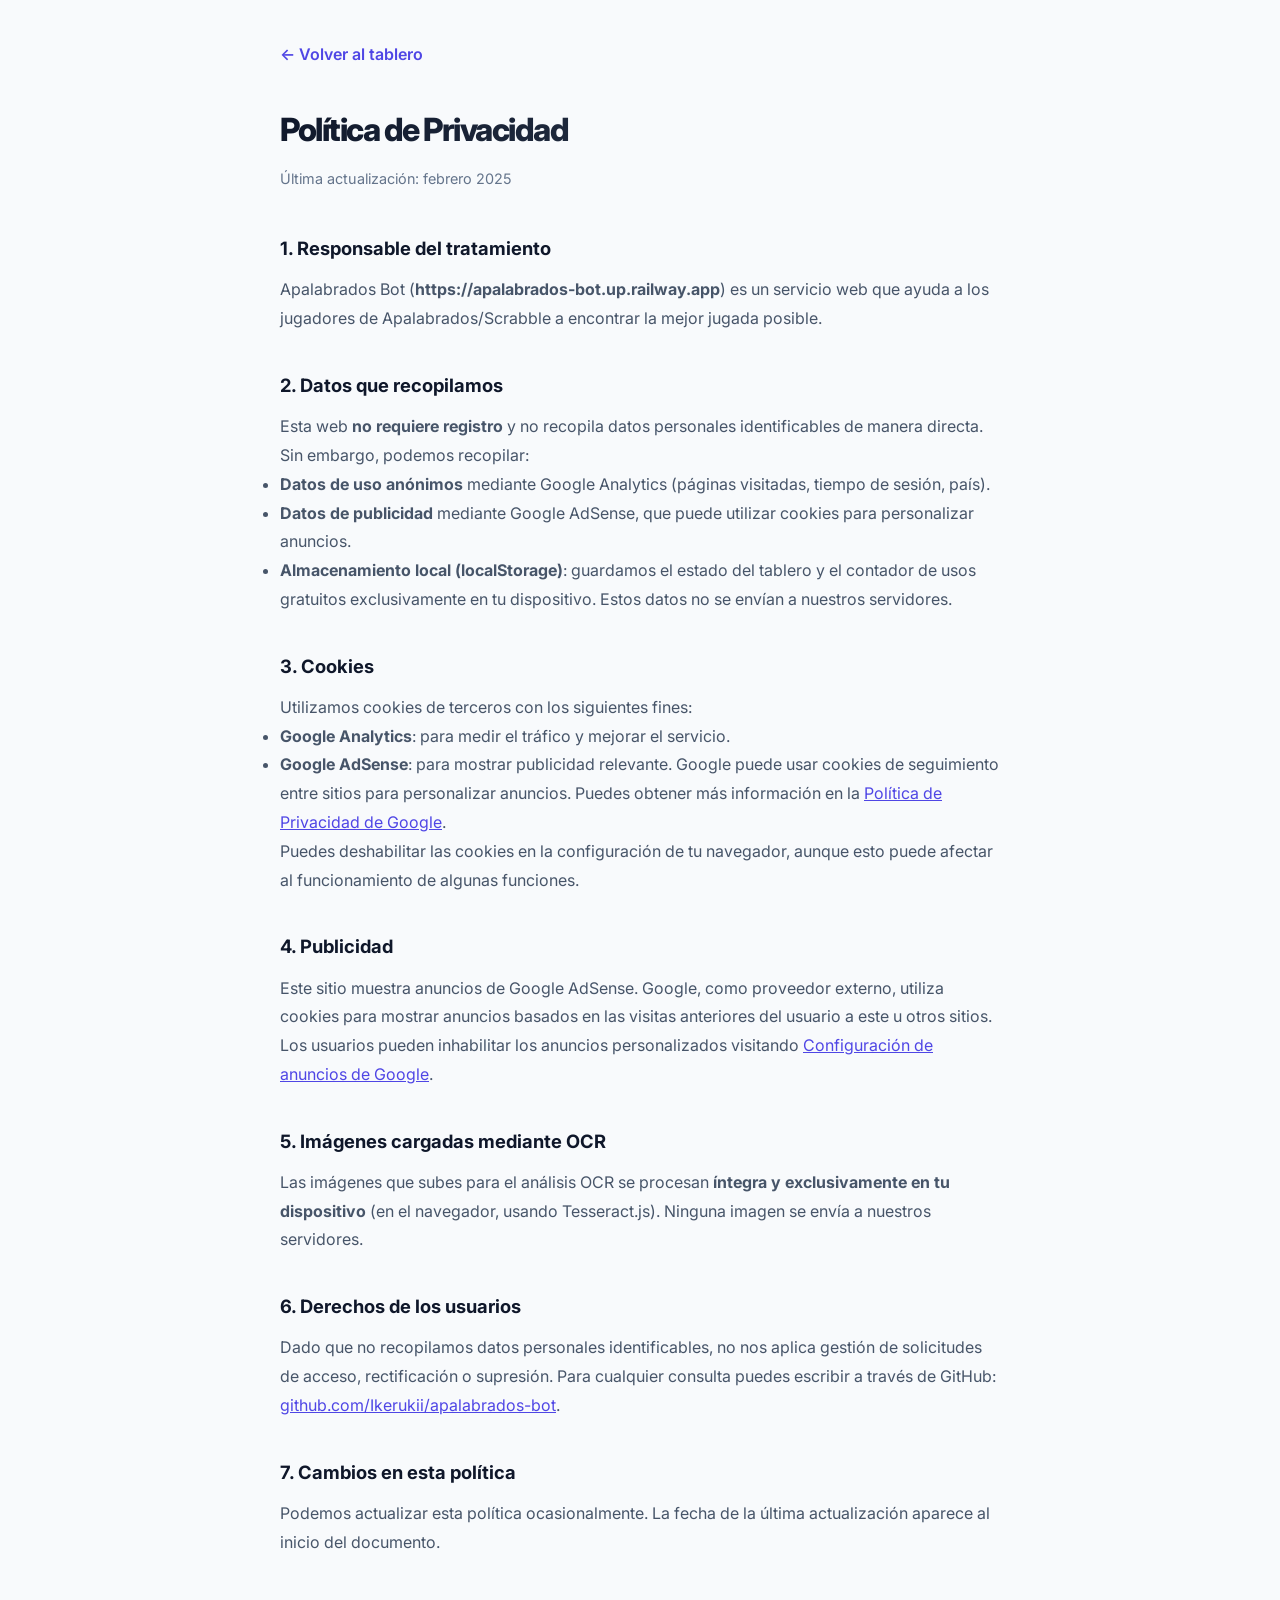
<file: privacy.html>
<!DOCTYPE html>
<html lang="es">

<head>
    <meta charset="UTF-8">
    <meta name="viewport" content="width=device-width, initial-scale=1.0">
    <title>Política de Privacidad — Apalabrados Bot</title>
    <meta name="description" content="Política de privacidad de Apalabrados Bot.">
    <link rel="canonical" href="https://apalabrados-bot.up.railway.app/privacy.html">
    <link rel="stylesheet" href="style.css">
    <link href="https://fonts.googleapis.com/css2?family=Inter:wght@400;600;700;800&display=swap" rel="stylesheet">
    <!-- Google AdSense -->
    <script async src="https://pagead2.googlesyndication.com/pagead/js/adsbygoogle.js?client=ca-pub-4577641786728311"
        crossorigin="anonymous"></script>
    <!-- Google Analytics (gtag.js) -->
    <script async src="https://www.googletagmanager.com/gtag/js?id=G-M9JT8325C8"></script>
    <script>
        window.dataLayer = window.dataLayer || [];
        function gtag() { dataLayer.push(arguments); }
        gtag('js', new Date());
        gtag('config', 'G-M9JT8325C8');
    </script>
    <style>
        .legal-page {
            max-width: 760px;
            margin: 0 auto;
            padding: 40px 20px 80px;
            font-family: 'Inter', sans-serif;
            color: #1e293b;
            line-height: 1.8;
        }

        .legal-page h1 {
            font-size: 2rem;
            font-weight: 800;
            margin-bottom: 8px;
        }

        .legal-page .updated {
            color: #64748b;
            font-size: 0.9rem;
            margin-bottom: 40px;
        }

        .legal-page h2 {
            font-size: 1.15rem;
            font-weight: 700;
            margin-top: 36px;
            margin-bottom: 10px;
            color: #0f172a;
        }

        .legal-page p,
        .legal-page li {
            color: #475569;
        }

        .legal-page a {
            color: #4f46e5;
        }

        .back-link {
            display: inline-block;
            margin-bottom: 32px;
            color: #4f46e5;
            text-decoration: none;
            font-weight: 600;
        }

        .back-link:hover {
            text-decoration: underline;
        }
    </style>
</head>

<body style="background:#f8fafc;">
    <div class="legal-page">
        <a href="/" class="back-link">← Volver al tablero</a>
        <h1>Política de Privacidad</h1>
        <p class="updated">Última actualización: febrero 2025</p>

        <h2>1. Responsable del tratamiento</h2>
        <p>Apalabrados Bot (<strong>https://apalabrados-bot.up.railway.app</strong>) es un servicio web que ayuda a los
            jugadores de Apalabrados/Scrabble a encontrar la mejor jugada posible.</p>

        <h2>2. Datos que recopilamos</h2>
        <p>Esta web <strong>no requiere registro</strong> y no recopila datos personales identificables de manera
            directa. Sin embargo, podemos recopilar:</p>
        <ul>
            <li><strong>Datos de uso anónimos</strong> mediante Google Analytics (páginas visitadas, tiempo de sesión,
                país).</li>
            <li><strong>Datos de publicidad</strong> mediante Google AdSense, que puede utilizar cookies para
                personalizar anuncios.</li>
            <li><strong>Almacenamiento local (localStorage)</strong>: guardamos el estado del tablero y el contador de
                usos gratuitos exclusivamente en tu dispositivo. Estos datos no se envían a nuestros servidores.</li>
        </ul>

        <h2>3. Cookies</h2>
        <p>Utilizamos cookies de terceros con los siguientes fines:</p>
        <ul>
            <li><strong>Google Analytics</strong>: para medir el tráfico y mejorar el servicio.</li>
            <li><strong>Google AdSense</strong>: para mostrar publicidad relevante. Google puede usar cookies de
                seguimiento entre sitios para personalizar anuncios. Puedes obtener más información en la <a
                    href="https://policies.google.com/privacy" target="_blank">Política de Privacidad de Google</a>.
            </li>
        </ul>
        <p>Puedes deshabilitar las cookies en la configuración de tu navegador, aunque esto puede afectar al
            funcionamiento de algunas funciones.</p>

        <h2>4. Publicidad</h2>
        <p>Este sitio muestra anuncios de Google AdSense. Google, como proveedor externo, utiliza cookies para mostrar
            anuncios basados en las visitas anteriores del usuario a este u otros sitios. Los usuarios pueden
            inhabilitar los anuncios personalizados visitando <a href="https://www.google.com/settings/ads"
                target="_blank">Configuración de anuncios de Google</a>.</p>

        <h2>5. Imágenes cargadas mediante OCR</h2>
        <p>Las imágenes que subes para el análisis OCR se procesan <strong>íntegra y exclusivamente en tu
                dispositivo</strong> (en el navegador, usando Tesseract.js). Ninguna imagen se envía a nuestros
            servidores.</p>

        <h2>6. Derechos de los usuarios</h2>
        <p>Dado que no recopilamos datos personales identificables, no nos aplica gestión de solicitudes de acceso,
            rectificación o supresión. Para cualquier consulta puedes escribir a través de GitHub: <a
                href="https://github.com/Ikerukii/apalabrados-bot"
                target="_blank">github.com/Ikerukii/apalabrados-bot</a>.</p>

        <h2>7. Cambios en esta política</h2>
        <p>Podemos actualizar esta política ocasionalmente. La fecha de la última actualización aparece al inicio del
            documento.</p>
    </div>
</body>

</html>
</file>
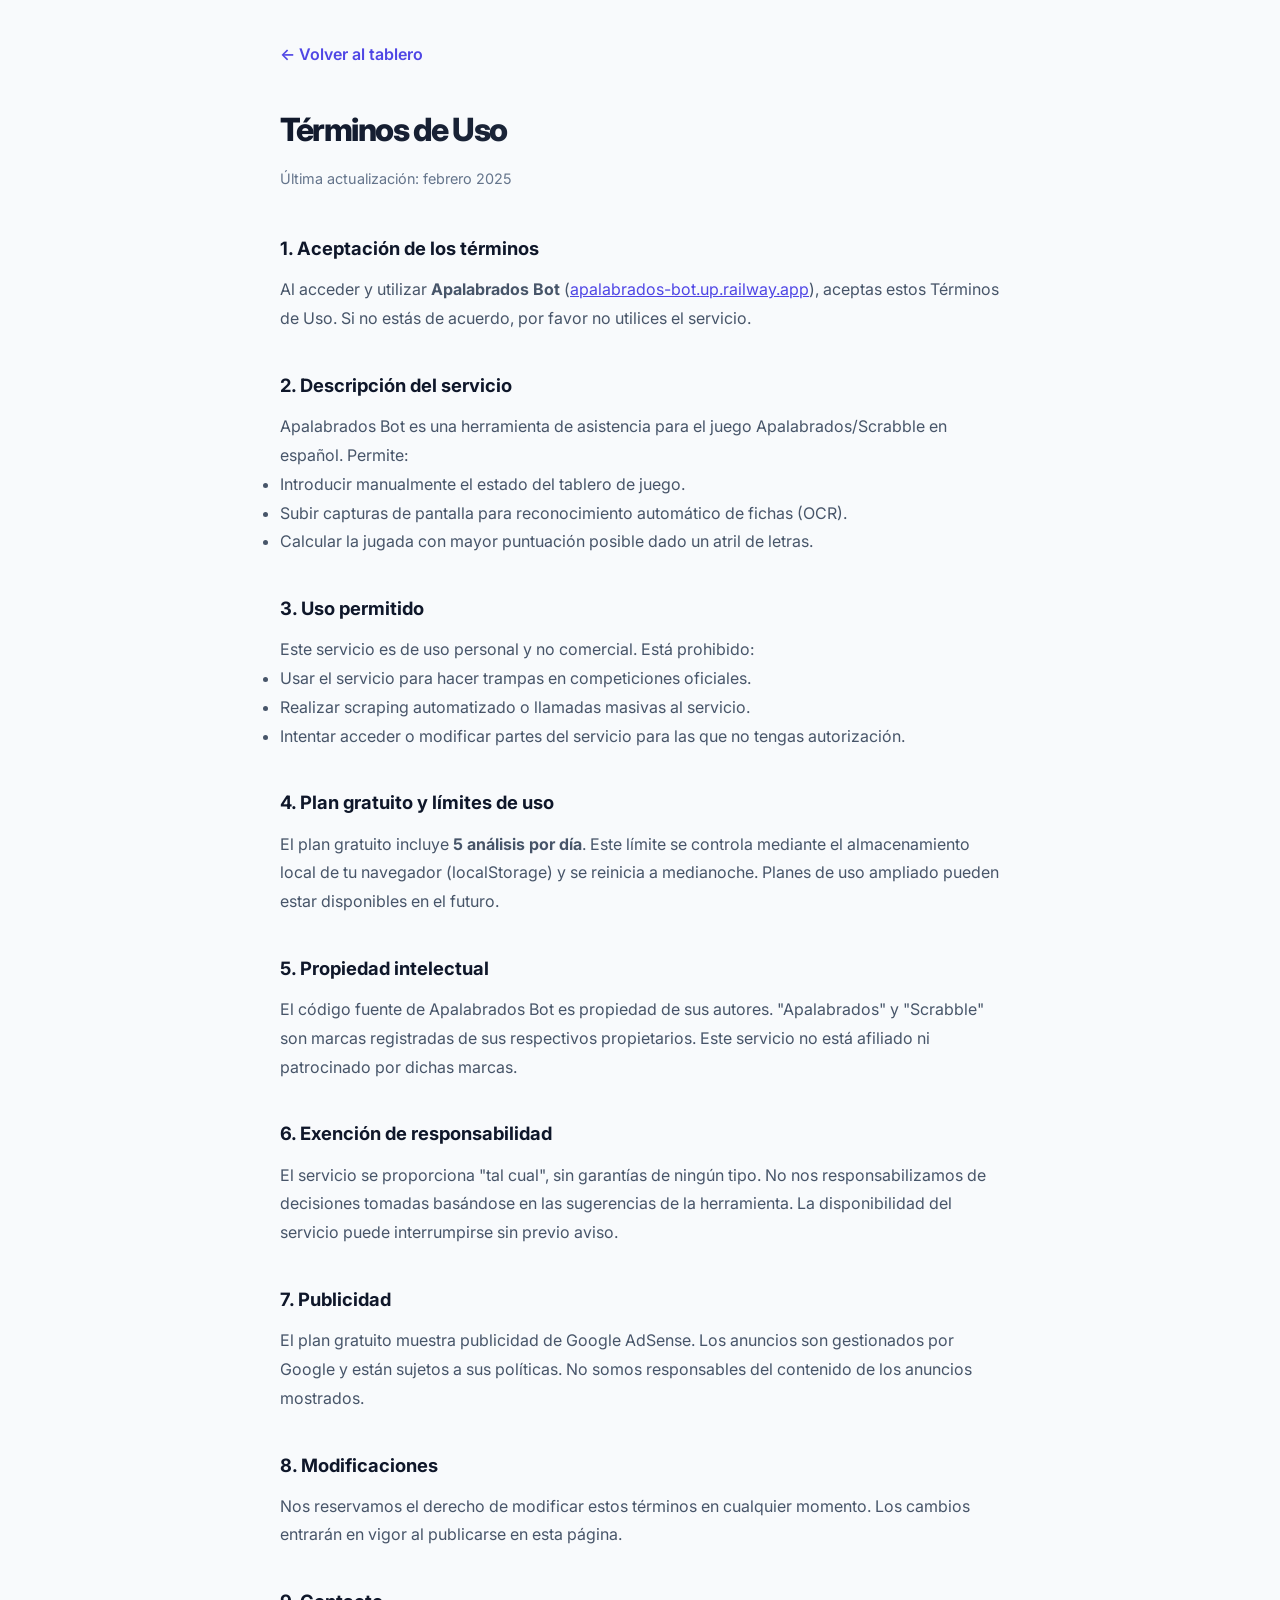
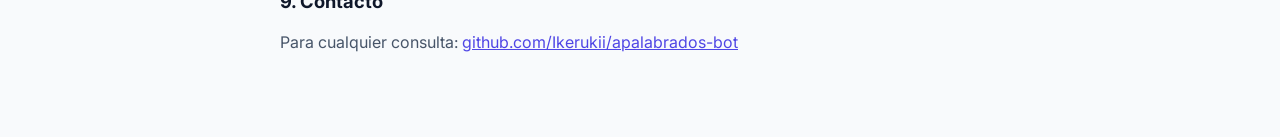
<file: terms.html>
<!DOCTYPE html>
<html lang="es">

<head>
    <meta charset="UTF-8">
    <meta name="viewport" content="width=device-width, initial-scale=1.0">
    <title>Términos de Uso — Apalabrados Bot</title>
    <meta name="description" content="Términos de uso de Apalabrados Bot.">
    <link rel="canonical" href="https://apalabrados-bot.up.railway.app/terms.html">
    <link rel="stylesheet" href="style.css">
    <link href="https://fonts.googleapis.com/css2?family=Inter:wght@400;600;700;800&display=swap" rel="stylesheet">
    <!-- Google AdSense -->
    <script async src="https://pagead2.googlesyndication.com/pagead/js/adsbygoogle.js?client=ca-pub-4577641786728311"
        crossorigin="anonymous"></script>
    <!-- Google Analytics (gtag.js) -->
    <script async src="https://www.googletagmanager.com/gtag/js?id=G-M9JT8325C8"></script>
    <script>
        window.dataLayer = window.dataLayer || [];
        function gtag() { dataLayer.push(arguments); }
        gtag('js', new Date());
        gtag('config', 'G-M9JT8325C8');
    </script>
    <style>
        .legal-page {
            max-width: 760px;
            margin: 0 auto;
            padding: 40px 20px 80px;
            font-family: 'Inter', sans-serif;
            color: #1e293b;
            line-height: 1.8;
        }

        .legal-page h1 {
            font-size: 2rem;
            font-weight: 800;
            margin-bottom: 8px;
        }

        .legal-page .updated {
            color: #64748b;
            font-size: 0.9rem;
            margin-bottom: 40px;
        }

        .legal-page h2 {
            font-size: 1.15rem;
            font-weight: 700;
            margin-top: 36px;
            margin-bottom: 10px;
            color: #0f172a;
        }

        .legal-page p,
        .legal-page li {
            color: #475569;
        }

        .legal-page a {
            color: #4f46e5;
        }

        .back-link {
            display: inline-block;
            margin-bottom: 32px;
            color: #4f46e5;
            text-decoration: none;
            font-weight: 600;
        }

        .back-link:hover {
            text-decoration: underline;
        }
    </style>
</head>

<body style="background:#f8fafc;">
    <div class="legal-page">
        <a href="/" class="back-link">← Volver al tablero</a>
        <h1>Términos de Uso</h1>
        <p class="updated">Última actualización: febrero 2025</p>

        <h2>1. Aceptación de los términos</h2>
        <p>Al acceder y utilizar <strong>Apalabrados Bot</strong> (<a
                href="https://apalabrados-bot.up.railway.app">apalabrados-bot.up.railway.app</a>), aceptas estos
            Términos de Uso. Si no estás de acuerdo, por favor no utilices el servicio.</p>

        <h2>2. Descripción del servicio</h2>
        <p>Apalabrados Bot es una herramienta de asistencia para el juego Apalabrados/Scrabble en español. Permite:</p>
        <ul>
            <li>Introducir manualmente el estado del tablero de juego.</li>
            <li>Subir capturas de pantalla para reconocimiento automático de fichas (OCR).</li>
            <li>Calcular la jugada con mayor puntuación posible dado un atril de letras.</li>
        </ul>

        <h2>3. Uso permitido</h2>
        <p>Este servicio es de uso personal y no comercial. Está prohibido:</p>
        <ul>
            <li>Usar el servicio para hacer trampas en competiciones oficiales.</li>
            <li>Realizar scraping automatizado o llamadas masivas al servicio.</li>
            <li>Intentar acceder o modificar partes del servicio para las que no tengas autorización.</li>
        </ul>

        <h2>4. Plan gratuito y límites de uso</h2>
        <p>El plan gratuito incluye <strong>5 análisis por día</strong>. Este límite se controla mediante el
            almacenamiento local de tu navegador (localStorage) y se reinicia a medianoche. Planes de uso ampliado
            pueden estar disponibles en el futuro.</p>

        <h2>5. Propiedad intelectual</h2>
        <p>El código fuente de Apalabrados Bot es propiedad de sus autores. "Apalabrados" y "Scrabble" son marcas
            registradas de sus respectivos propietarios. Este servicio no está afiliado ni patrocinado por dichas
            marcas.</p>

        <h2>6. Exención de responsabilidad</h2>
        <p>El servicio se proporciona "tal cual", sin garantías de ningún tipo. No nos responsabilizamos de decisiones
            tomadas basándose en las sugerencias de la herramienta. La disponibilidad del servicio puede interrumpirse
            sin previo aviso.</p>

        <h2>7. Publicidad</h2>
        <p>El plan gratuito muestra publicidad de Google AdSense. Los anuncios son gestionados por Google y están
            sujetos a sus políticas. No somos responsables del contenido de los anuncios mostrados.</p>

        <h2>8. Modificaciones</h2>
        <p>Nos reservamos el derecho de modificar estos términos en cualquier momento. Los cambios entrarán en vigor al
            publicarse en esta página.</p>

        <h2>9. Contacto</h2>
        <p>Para cualquier consulta: <a href="https://github.com/Ikerukii/apalabrados-bot"
                target="_blank">github.com/Ikerukii/apalabrados-bot</a></p>
    </div>
</body>

</html>
</file>
<file: style.css>
:root {
    --bg-color: #f1f5f9;
    --board-bg: #ffffff;
    --cell-bg: #ffffff;
    --cell-border: #00bcd4;
    --text-color: #0f172a;
    --dl-color: #3b82f6;
    /* Blue */
    --tl-color: #10b981;
    /* Green */
    --dp-color: #f59e0b;
    /* Orange */
    --tp-color: #ef4444;
    /* Red */
    --star-color: #ffffff;
    --star-bg-color: #1e293b;
    --tile-bg: #fde047;
    --tile-text: #1e293b;
    --primary: #06b6d4;
    --primary-dark: #0891b2;
    --glass: rgba(255, 255, 255, 0.85);
}

* {
    box-sizing: border-box;
    margin: 0;
    padding: 0;
}

body {
    font-family: 'Inter', system-ui, -apple-system, sans-serif;
    background: linear-gradient(135deg, #e2e8f0 0%, #f1f5f9 100%);
    color: var(--text-color);
    display: flex;
    justify-content: center;
    min-height: 100vh;
    overflow-x: hidden;
}

.app-container {
    display: flex;
    flex-direction: column;
    padding: 24px;
    width: 100%;
    max-width: 1200px;
    background: rgba(255, 255, 255, 0.4);
    border-radius: 24px;
    box-shadow: 0 8px 32px rgba(0, 0, 0, 0.04);
    backdrop-filter: blur(20px);
    border: 1px solid rgba(255, 255, 255, 0.6);
    margin: 20px 0;
}

header {
    width: 100%;
    margin-bottom: 12px;
}

.header-main {
    display: flex;
    justify-content: space-between;
    align-items: center;
    width: 100%;
    margin-bottom: 8px;
}

h1 {
    font-size: 2.2rem;
    font-weight: 800;
    letter-spacing: -1.5px;
    margin: 0;
    background: linear-gradient(135deg, #0f172a 0%, #334155 100%);
    -webkit-background-clip: text;
    background-clip: text;
    -webkit-text-fill-color: transparent;
}

header>p {
    color: #64748b;
    font-size: 0.85rem;
    line-height: 1.4;
    margin-bottom: 4px;
}

p {
    color: #546e7a;
    font-size: 1rem;
    font-weight: 400;
}

/* ── Dashboard Layout ───────────────────────────────────────── */
.main-dashboard {
    display: grid;
    grid-template-columns: minmax(300px, 600px) 1fr;
    gap: 20px;
    width: 100%;
}

.left-column {
    display: flex;
    flex-direction: column;
    gap: 20px;
}

.right-column {
    display: flex;
    flex-direction: column;
    gap: 24px;
}

.board {
    display: grid;
    grid-template-columns: repeat(15, 1fr);
    grid-template-rows: repeat(15, 1fr);
    background-color: var(--cell-border);
    padding: 2px;
    border-radius: 8px;
    border: 3px solid var(--cell-border);
    box-shadow: 0 10px 25px rgba(0, 0, 0, 0.1);
    width: 100%;
    aspect-ratio: 1 / 1;
}

.cell {
    background-color: var(--cell-bg);
    border: 1.5px solid var(--cell-border);
    display: flex;
    justify-content: center;
    align-items: center;
    font-size: 0.65rem;
    font-weight: 800;
    color: #fff;
    cursor: pointer;
    transition: all 0.15s ease;
    user-select: none;
    position: relative;
    overflow: hidden;
}

.cell:hover {
    filter: brightness(1.15);
    transform: scale(1.08);
    z-index: 5;
    box-shadow: 0 2px 8px rgba(0, 0, 0, 0.25);
}

.cell.selected {
    outline: 3px solid #00838f;
    outline-offset: -3px;
    z-index: 10;
    box-shadow: 0 0 12px rgba(0, 131, 143, 0.6);
    transform: scale(1.05);
}

/* Indicador de dirección de escritura */
.cell.selected::after {
    content: '→';
    position: absolute;
    bottom: 1px;
    right: 2px;
    font-size: 9px;
    line-height: 1;
    color: #00838f;
    font-weight: bold;
    pointer-events: none;
}

.cell.selected[data-dir='v']::after {
    content: '↓';
}

/* Colores de Casillas Especiales */
.cell.dl {
    background-color: var(--dl-color);
    color: #fff;
    border-radius: 3px;
}

.cell.tl {
    background-color: var(--tl-color);
    color: #fff;
    border-radius: 3px;
}

.cell.dp {
    background-color: var(--dp-color);
    color: #fff;
    border-radius: 3px;
}

.cell.tp {
    background-color: var(--tp-color);
    color: #fff;
    border-radius: 3px;
}

.cell.dl::before {
    content: "DL";
}

.cell.tl::before {
    content: "TL";
}

.cell.dp::before {
    content: "DP";
}

.cell.tp::before {
    content: "TP";
}

.cell.star {
    background-color: var(--star-bg-color);
    border-radius: 3px;
}

.cell.star::before {
    content: "★";
    font-size: 1.6rem;
    color: var(--star-color);
    filter: drop-shadow(0 1px 2px rgba(0, 0, 0, 0.4));
    animation: pulse 2.5s infinite;
}

/* Ficha colocada */
.cell.has-letter {
    background: linear-gradient(145deg, #fef9c3, #eab308);
    color: var(--tile-text);
    box-shadow: inset 0 1px 0 rgba(255, 255, 255, 0.6), inset 0 -2px 0 rgba(0, 0, 0, 0.15), 0 3px 6px rgba(0, 0, 0, 0.2);
    border: none;
    border-radius: 3px;
    animation: popIn 0.25s cubic-bezier(0.175, 0.885, 0.32, 1.275);
}

.cell.has-letter.is-wildcard {
    background: linear-gradient(145deg, #f8fafc, #e2e8f0);
    color: #475569;
    box-shadow: inset 0 1px 0 rgba(255, 255, 255, 0.8), inset 0 -2px 0 rgba(0, 0, 0, 0.05), 0 3px 6px rgba(0, 0, 0, 0.1);
}

.cell.has-letter::before {
    display: none;
}

.cell.has-letter .letter {
    font-size: 1.5rem;
    font-weight: 800;
    text-transform: uppercase;
}

.cell.has-letter .points {
    position: absolute;
    bottom: 1px;
    right: 3px;
    font-size: 0.5rem;
    font-weight: 700;
    opacity: 0.7;
}

.toast {
    position: fixed;
    bottom: 24px;
    right: 24px;
    background: #10b981;
    color: white;
    padding: 16px 24px;
    border-radius: 8px;
    box-shadow: 0 4px 12px rgba(0, 0, 0, 0.15);
    font-weight: 500;
    z-index: 1000;
    transform: translateY(100px);
    opacity: 0;
    transition: all 0.3s ease;
}

.toast.show {
    transform: translateY(0);
    opacity: 1;
}

/* ── ESTILOS PREMIUM PARA USUARIO Y LOGIN ───────────────────────────────── */
.user-profile {
    display: flex;
    justify-content: flex-end;
    align-items: center;
}

.login-btn {
    display: flex;
    align-items: center;
    gap: 12px;
    background: #ffffff;
    color: #3c4043;
    font-family: 'Inter', system-ui, sans-serif;
    font-size: 15px;
    font-weight: 600;
    padding: 10px 18px;
    border: 1px solid #dadce0;
    border-radius: 24px;
    cursor: pointer;
    box-shadow: 0 2px 6px rgba(0, 0, 0, 0.06);
    transition: all 0.2s cubic-bezier(0.4, 0, 0.2, 1);
}

.login-btn:hover {
    background: #f8f9fa;
    box-shadow: 0 4px 12px rgba(0, 0, 0, 0.12);
    transform: translateY(-1px);
    border-color: #d2e3fc;
}

.login-btn:active {
    background: #e8eaed;
    box-shadow: 0 1px 3px rgba(0, 0, 0, 0.08);
    transform: translateY(0);
}

.login-btn:disabled {
    opacity: 0.6;
    cursor: not-allowed;
    transform: none;
    box-shadow: none;
}

.user-info {
    display: flex;
    align-items: center;
    gap: 14px;
    background: rgba(255, 255, 255, 0.9);
    padding: 8px 16px 8px 8px;
    border-radius: 30px;
    box-shadow: 0 4px 12px rgba(0, 0, 0, 0.05);
    backdrop-filter: blur(10px);
    border: 1px solid rgba(255, 255, 255, 0.4);
}

.user-avatar {
    width: 36px;
    height: 36px;
    border-radius: 50%;
    object-fit: cover;
    box-shadow: 0 2px 6px rgba(0, 0, 0, 0.1);
    border: 2px solid white;
}

.user-details {
    display: flex;
    flex-direction: column;
    justify-content: center;
    line-height: 1.2;
}

.user-name {
    font-size: 0.9rem;
    font-weight: 700;
    color: #1e293b;
}

.premium-badge {
    font-size: 0.65rem;
    font-weight: 800;
    color: #fff;
    background: linear-gradient(135deg, #f59e0b 0%, #d97706 100%);
    padding: 2px 6px;
    border-radius: 10px;
    text-transform: uppercase;
    letter-spacing: 0.5px;
    display: inline-block;
    margin-top: 2px;
    box-shadow: 0 2px 4px rgba(245, 158, 11, 0.3);
}

.free-badge {
    font-size: 0.65rem;
    font-weight: 700;
    color: #64748b;
    background: #e2e8f0;
    padding: 2px 6px;
    border-radius: 10px;
    text-transform: uppercase;
    display: inline-block;
    margin-top: 2px;
}

.logout-link {
    background: none;
    border: none;
    color: #ef4444;
    font-size: 0.85rem;
    font-weight: 600;
    cursor: pointer;
    margin-left: 8px;
    padding: 6px 10px;
    border-radius: 16px;
    transition: all 0.2s;
}

.logout-link:hover {
    background: #fee2e2;
    color: #dc2626;
}

/* Animaciones */
@keyframes popIn {
    0% {
        transform: scale(0.5);
        opacity: 0;
    }

    80% {
        transform: scale(1.08);
    }

    100% {
        transform: scale(1);
        opacity: 1;
    }
}

@keyframes fadeInDown {
    0% {
        transform: translateY(-20px);
        opacity: 0;
    }

    100% {
        transform: translateY(0);
        opacity: 1;
    }
}

@keyframes scaleIn {
    0% {
        transform: scale(0.92);
        opacity: 0;
    }

    100% {
        transform: scale(1);
        opacity: 1;
    }
}

@keyframes pulse {
    0% {
        transform: scale(1);
    }

    50% {
        transform: scale(1.12);
    }

    100% {
        transform: scale(1);
    }
}

/* ── Legend Compact ─────────────────────────────────────────── */
.legend-compact {
    display: flex;
    justify-content: center;
    gap: 12px;
    background: var(--glass);
    padding: 8px 16px;
    border-radius: 12px;
    border: 1px solid rgba(255, 255, 255, 0.4);
    box-shadow: 0 4px 12px rgba(0, 0, 0, 0.03);
}

.legend-item {
    display: flex;
    align-items: center;
    gap: 5px;
    font-size: 0.75rem;
    font-weight: 700;
    color: #475569;
}

.legend-color {
    width: 14px;
    height: 14px;
    border-radius: 3px;
}

/* ── Atril (Fichas) ────────────────────────────────────────── */
.rack {
    display: flex;
    justify-content: center;
    gap: 8px;
    margin-top: 8px;
}

.rack-input {
    width: 48px;
    height: 48px;
    border: 2px solid #cbd5e1;
    border-radius: 12px;
    text-align: center;
    font-size: 1.6rem;
    font-weight: 800;
    text-transform: uppercase;
    color: var(--tile-text);
    background: #f8fafc;
    transition: all 0.2s cubic-bezier(0.4, 0, 0.2, 1);
    box-shadow: inset 0 2px 4px rgba(0, 0, 0, 0.04);
}

.rack-input:focus {
    outline: none;
    border-color: var(--primary);
    background: var(--tile-bg);
    transform: translateY(-2px);
    box-shadow: 0 4px 12px rgba(6, 182, 212, 0.2);
}

.rack-hint {
    font-size: 0.8rem;
    color: #64748b;
    margin-top: 8px;
    font-weight: 500;
}

.action-buttons {
    display: flex;
    flex-direction: column;
    gap: 8px;
    margin-top: 16px;
}

.action-row-buttons {
    display: flex;
    gap: 8px;
}

.solve-btn {
    background: linear-gradient(135deg, #06b6d4 0%, #0ea5e9 100%);
    color: white;
    border: none;
    padding: 14px 20px;
    font-size: 1.1rem;
    font-weight: 800;
    border-radius: 12px;
    cursor: pointer;
    transition: all 0.2s cubic-bezier(0.4, 0, 0.2, 1);
    display: flex;
    align-items: center;
    justify-content: center;
    gap: 8px;
    box-shadow: 0 4px 14px rgba(6, 182, 212, 0.25);
}

.solve-btn:hover {
    transform: translateY(-2px);
    box-shadow: 0 6px 20px rgba(6, 182, 212, 0.4);
    filter: brightness(1.05);
}

.solve-btn:active {
    transform: translateY(1px);
    box-shadow: 0 2px 8px rgba(6, 182, 212, 0.3);
}

.import-btn,
.clear-btn {
    background: #ffffff;
    border: 2px solid #e2e8f0;
    width: 50px;
    height: 50px;
    border-radius: 12px;
    display: flex;
    align-items: center;
    justify-content: center;
    cursor: pointer;
    transition: all 0.2s cubic-bezier(0.4, 0, 0.2, 1);
}

.clear-btn {
    color: #ef4444;
}

.import-btn {
    color: #10b981;
}

.import-btn:hover {
    background: #f0fdf4;
    border-color: #86efac;
    transform: translateY(-2px);
    box-shadow: 0 4px 12px rgba(16, 185, 129, 0.15);
}

.clear-btn:hover {
    background: #fff1f2;
    border-color: #fecdd3;
    transform: translateY(-2px);
    box-shadow: 0 4px 12px rgba(239, 68, 68, 0.15);
}

/* ── Results Panel ────────────────────────────────────────── */
.results-panel {
    flex: 1;
    background: rgba(255, 255, 255, 0.85);
    border-radius: 20px;
    border: 1px solid rgba(255, 255, 255, 1);
    box-shadow: 0 10px 40px rgba(0, 0, 0, 0.06);
    display: flex;
    flex-direction: column;
    overflow: hidden;
    min-height: 200px;
    backdrop-filter: blur(12px);
}

.panel-header {
    background: rgba(255, 255, 255, 0.6);
    padding: 16px 24px;
    border-bottom: 1px solid #e2e8f0;
}

.panel-header h3 {
    font-size: 1.15rem;
    font-weight: 800;
    color: var(--primary-dark);
    display: flex;
    align-items: center;
    gap: 8px;
}

.results-list {
    list-style: none;
    overflow-y: auto;
    padding: 10px;
    display: flex;
    flex-direction: column;
    gap: 8px;
}

.result-item {
    display: flex;
    justify-content: space-between;
    align-items: center;
    padding: 14px 18px;
    background: #ffffff;
    border: 1px solid #f1f5f9;
    border-radius: 12px;
    transition: all 0.2s cubic-bezier(0.4, 0, 0.2, 1);
    box-shadow: 0 2px 4px rgba(0, 0, 0, 0.02);
}

.result-item:hover {
    border-color: #bfdbfe;
    background: #f8fafc;
    transform: translateX(4px);
    box-shadow: 0 4px 12px rgba(0, 0, 0, 0.05);
}

.result-word {
    font-size: 1rem;
    font-weight: 700;
    letter-spacing: 0.5px;
}

.result-score {
    font-size: 1.1rem;
    font-weight: 800;
    color: var(--tp-color);
    background: #fef2f2;
    padding: 2px 8px;
    border-radius: 8px;
}

/* Scrollbar styling for results */
.results-list::-webkit-scrollbar {
    width: 6px;
}

.results-list::-webkit-scrollbar-track {
    background: #f1f5f9;
    border-radius: 4px;
}

.results-list::-webkit-scrollbar-thumb {
    background: #cbd5e1;
    border-radius: 4px;
}

/* OCR Import Button & Status */
.import-btn {
    flex: 1;
    background: #f1f5f9;
    color: #10b981;
    border: 1px solid #e2e8f0;
    padding: 10px 16px;
    border-radius: 12px;
    display: flex;
    align-items: center;
    justify-content: center;
    gap: 8px;
    font-size: 0.95rem;
    font-weight: 700;
    cursor: pointer;
    transition: all 0.2s;
}

.clear-btn {
    background: #f1f5f9;
    color: #ef4444;
    border: 1px solid #e2e8f0;
    width: 44px;
    height: 44px;
    border-radius: 12px;
    display: flex;
    align-items: center;
    justify-content: center;
    cursor: pointer;
    transition: all 0.2s;
}

.ocr-status {
    width: 100%;
    margin-top: 15px;
    padding: 10px;
    background: #E3F2FD;
    border: 1px solid #1E88E5;
    border-radius: 8px;
    display: flex;
    align-items: center;
    justify-content: center;
    gap: 15px;
    color: #1E88E5;
    font-weight: 600;
}

.ocr-status.hidden {
    display: none;
}

.ocr-spinner {
    width: 20px;
    height: 20px;
    border: 3px solid rgba(30, 136, 229, 0.3);
    border-radius: 50%;
    border-top-color: #1E88E5;
    animation: spin 1s ease-in-out infinite;
}

@keyframes spin {
    to {
        transform: rotate(360deg);
    }
}

@media (max-width: 600px) {
    h1 {
        font-size: 2rem;
    }

    .cell {
        font-size: 0.45rem;
    }

    .cell.has-letter .letter {
        font-size: 1rem;
    }

    .cell.star::before {
        font-size: 1rem;
    }

    .rack-input {
        width: 38px;
        height: 38px;
        font-size: 1.2rem;
    }
}

/* ── Mobile View ─────────────────────────────────────────── */
@media (max-width: 900px) {
    .main-dashboard {
        grid-template-columns: 1fr;
    }

    .app-container {
        padding: 10px;
    }

    h1 {
        font-size: 1.5rem;
    }

    .board {
        max-width: 500px;
        margin: 0 auto;
    }

    .cell .letter {
        font-size: 1.1rem;
    }

    .cell .points {
        font-size: 0.4rem;
    }
}

/* ── Monetización: Modal de límite ─────────────────────────────── */
.limit-modal {
    position: fixed;
    inset: 0;
    background: rgba(15, 23, 42, 0.75);
    backdrop-filter: blur(4px);
    display: flex;
    align-items: center;
    justify-content: center;
    z-index: 9999;
    padding: 20px;
}

.limit-modal.hidden {
    display: none;
}

.limit-modal-card {
    background: #ffffff;
    border-radius: 20px;
    padding: 40px 32px;
    max-width: 420px;
    width: 100%;
    text-align: center;
    box-shadow: 0 25px 60px rgba(0, 0, 0, 0.3);
    animation: modal-pop 0.3s cubic-bezier(0.175, 0.885, 0.32, 1.275);
}

@keyframes modal-pop {
    from {
        transform: scale(0.85);
        opacity: 0;
    }

    to {
        transform: scale(1);
        opacity: 1;
    }
}

.limit-modal-icon {
    font-size: 3rem;
    margin-bottom: 16px;
    line-height: 1;
}

.limit-modal-card h2 {
    font-size: 1.35rem;
    font-weight: 800;
    color: #1e293b;
    margin: 0 0 12px;
}

.limit-modal-card>p {
    font-size: 0.92rem;
    color: #64748b;
    line-height: 1.6;
    margin: 0 0 24px;
}

.limit-modal-actions {
    display: flex;
    flex-direction: column;
    gap: 10px;
}

.limit-modal-premium {
    background: linear-gradient(135deg, #7c3aed, #4f46e5);
    color: #ffffff;
    border: none;
    border-radius: 12px;
    padding: 14px 20px;
    font-size: 1rem;
    font-weight: 700;
    cursor: pointer;
    transition: transform 0.15s, box-shadow 0.15s;
    font-family: inherit;
}

.limit-modal-premium:hover {
    transform: translateY(-2px);
    box-shadow: 0 8px 24px rgba(124, 58, 237, 0.4);
}

.limit-modal-dismiss {
    background: transparent;
    color: #94a3b8;
    border: 1px solid #e2e8f0;
    border-radius: 10px;
    padding: 11px 20px;
    font-size: 0.9rem;
    cursor: pointer;
    font-family: inherit;
    transition: background 0.15s, color 0.15s;
}

.limit-modal-dismiss:hover {
    background: #f1f5f9;
    color: #475569;
}

.limit-modal-note {
    font-size: 0.75rem !important;
    color: #94a3b8 !important;
    margin: 14px 0 0 !important;
}

/* ── Monetización: Banner publicitario ─────────────────────────── */
.ad-banner {
    margin-top: 16px;
    width: 100%;
    border-radius: 8px;
    overflow: hidden;
}

.ad-placeholder {
    background: linear-gradient(135deg, #f1f5f9, #e2e8f0);
    border: 2px dashed #cbd5e1;
    border-radius: 8px;
    height: 80px;
    display: flex;
    align-items: center;
    justify-content: center;
    color: #94a3b8;
    font-size: 0.75rem;
    font-weight: 600;
    letter-spacing: 0.08em;
    text-transform: uppercase;
}

/* ── OCR Inline Styles ───────────────────────────────────────── */
.ocr-preview-inline {
    width: 100%;
    margin-top: 15px;
    margin-bottom: 15px;
    background: #000;
    border-radius: 12px;
    overflow: hidden;
    display: flex;
    align-items: center;
    justify-content: center;
    border: 2px solid #e2e8f0;
    box-shadow: inset 0 2px 10px rgba(0, 0, 0, 0.5);
}

#ocr-canvas {
    width: 100%;
    height: auto;
    max-height: 400px;
    display: block;
    object-fit: contain;
}

.ocr-sliders {
    display: flex;
    flex-direction: column;
    gap: 12px;
    background: #f8fafc;
    padding: 15px;
    border-radius: 12px;
    border: 1px solid #e2e8f0;
}

.slider-group {
    display: flex;
    flex-direction: column;
    gap: 4px;
}

.slider-group label {
    font-size: 0.75rem;
    font-weight: 700;
    color: #475569;
}

.slider-group input[type="range"] {
    width: 100%;
    accent-color: var(--primary);
}
</file>
